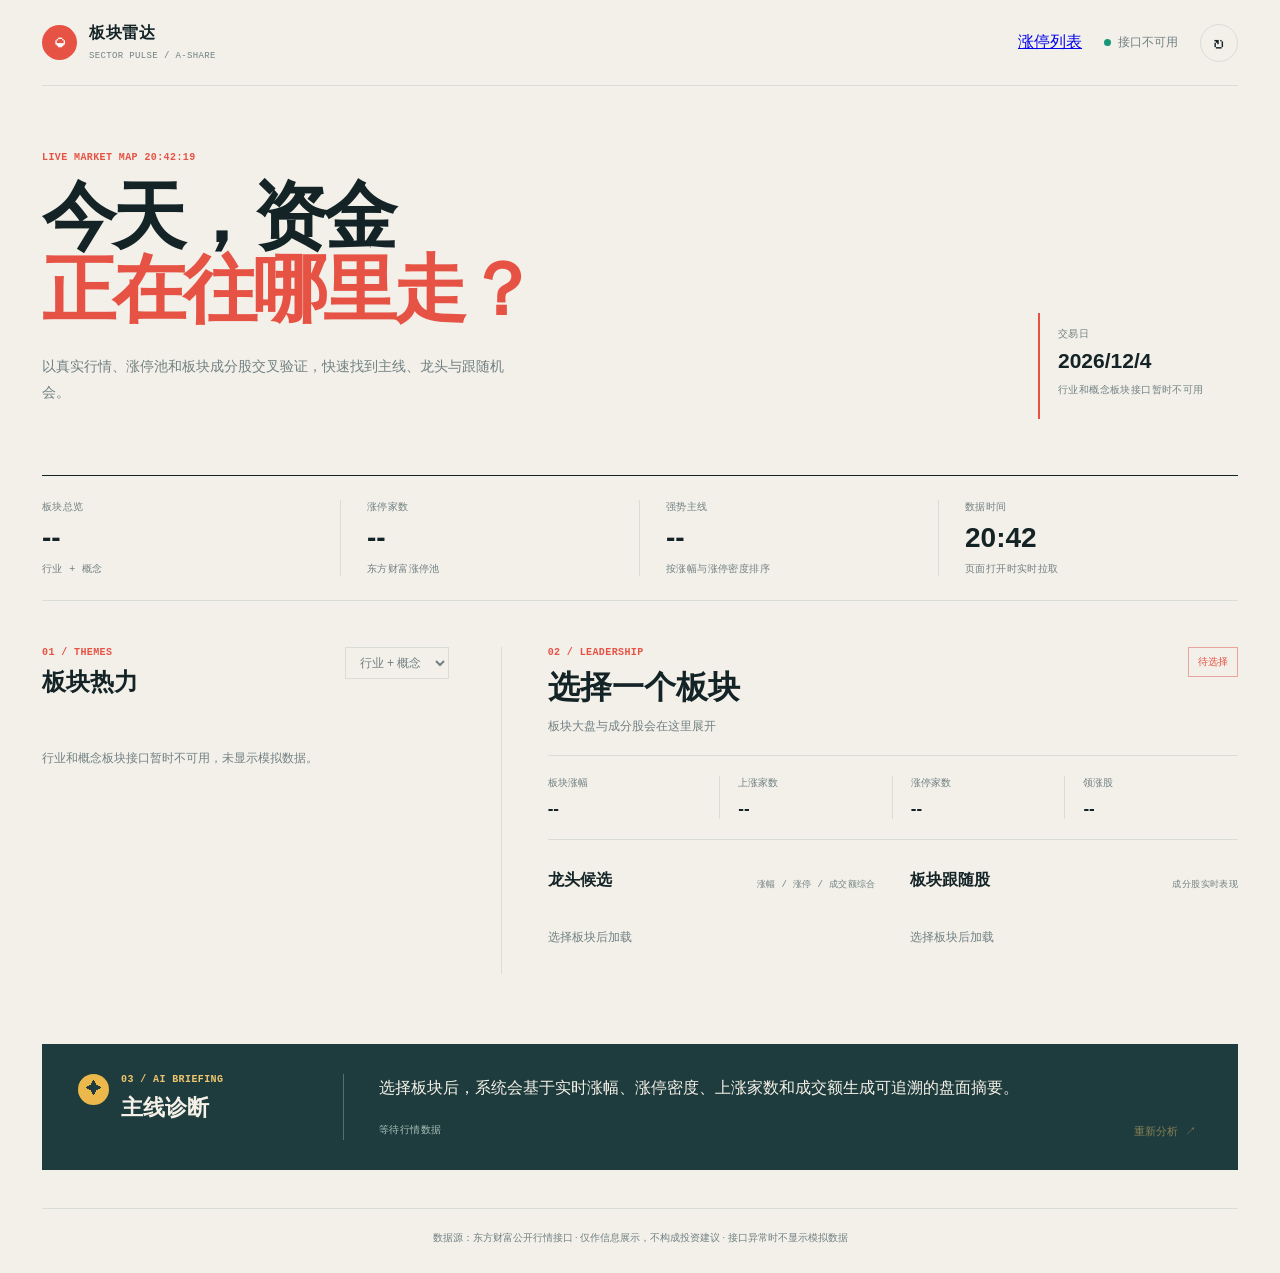
<file: sector_dashboard.html>
<!doctype html>
<html lang="zh-CN">
<head>
    <meta charset="UTF-8">
    <meta name="viewport" content="width=device-width, initial-scale=1.0">
    <meta name="description" content="A股板块龙头、涨停池和跟随股实时分析。">
    <meta http-equiv="Content-Security-Policy" content="default-src 'self'; script-src 'self'; style-src 'self'; connect-src 'self' https://push2.eastmoney.com https://push2ex.eastmoney.com https://push2delay.eastmoney.com; base-uri 'none'; object-src 'none'; frame-ancestors 'none';">
    <title>A股板块雷达</title>
    <link rel="stylesheet" href="sector_dashboard.css">
</head>
<body>
    <div class="app-shell">
        <header class="topbar">
            <div class="brand"><span class="brand-mark">◒</span><div><strong>板块雷达</strong><small>SECTOR PULSE / A-SHARE</small></div></div>
            <div class="top-actions"><a class="back-link" href="stock_dashboard.html">涨停列表</a><span class="market-state"><i></i><span id="marketState">连接行情中</span></span><button class="icon-button" id="refreshBtn" title="刷新数据" aria-label="刷新数据">↻</button></div>
        </header>
        <main>
            <section class="hero-row">
                <div><p class="eyebrow">LIVE MARKET MAP <span id="updateTime">--:--:--</span></p><h1>今天，资金<br><em>正在往哪里走？</em></h1><p class="hero-copy">以真实行情、涨停池和板块成分股交叉验证，快速找到主线、龙头与跟随机会。</p></div>
                <div class="session-card"><span>交易日</span><strong id="tradeDate">加载中</strong><span id="dataStatus">正在同步公开行情</span></div>
            </section>
            <section class="kpi-strip"><div><span>板块总览</span><strong id="sectorCount">--</strong><small>行业 + 概念</small></div><div><span>涨停家数</span><strong id="limitCount">--</strong><small>东方财富涨停池</small></div><div><span>强势主线</span><strong id="hotSector">--</strong><small>按涨幅与涨停密度排序</small></div><div><span>数据时间</span><strong id="dataClock">--:--</strong><small>页面打开时实时拉取</small></div></section>
            <section class="workspace">
                <aside class="sector-panel"><div class="section-heading"><div><span class="section-kicker">01 / THEMES</span><h2>板块热力</h2></div><select id="sectorType" aria-label="板块类型"><option value="all">行业 + 概念</option><option value="industry">行业板块</option><option value="concept">概念板块</option></select></div><div class="sector-list" id="sectorList"><div class="empty">正在读取板块行情...</div></div></aside>
                <section class="detail-panel"><div class="detail-heading"><div><span class="section-kicker">02 / LEADERSHIP</span><h2 id="detailTitle">选择一个板块</h2><p id="detailSubtitle">板块大盘与成分股会在这里展开</p></div><span class="verified" id="detailBadge">待选择</span></div><div class="sector-metrics" id="sectorMetrics"><div><span>板块涨幅</span><strong>--</strong></div><div><span>上涨家数</span><strong>--</strong></div><div><span>涨停家数</span><strong>--</strong></div><div><span>领涨股</span><strong>--</strong></div></div><div class="leader-grid"><div class="leader-block"><div class="block-title"><span>龙头候选</span><small>涨幅 / 涨停 / 成交额综合</small></div><div id="leaderList" class="stock-table"><div class="empty">选择板块后加载</div></div></div><div class="leader-block followers"><div class="block-title"><span>板块跟随股</span><small>成分股实时表现</small></div><div id="followerList" class="stock-table"><div class="empty">选择板块后加载</div></div></div></div></section>
            </section>
            <section class="ai-panel"><div class="ai-label"><span class="ai-orb">✦</span><div><span class="section-kicker">03 / AI BRIEFING</span><h2>主线诊断</h2></div></div><div class="ai-content"><p id="aiText">选择板块后，系统会基于实时涨幅、涨停密度、上涨家数和成交额生成可追溯的盘面摘要。</p><div class="ai-meta"><span id="aiSource">等待行情数据</span><button id="aiRefresh" disabled>重新分析 ↗</button></div></div></section>
        </main>
        <footer>数据源：东方财富公开行情接口 · 仅作信息展示，不构成投资建议 · 接口异常时不显示模拟数据</footer>
    </div>
    <script src="sector_dashboard.js?v=20260903-5"></script>
</body>
</html>
</file>
<file: sector_dashboard.css>
:root{--ink:#132326;--muted:#718083;--paper:#f3f0e9;--line:#d9ddd6;--red:#e65345;--green:#159778;--yellow:#ecb84b;--navy:#1e3c3d}*{box-sizing:border-box}body{margin:0;background:var(--paper);color:var(--ink);font-family:Manrope,'Microsoft YaHei',sans-serif}button{font:inherit}.app-shell{max-width:1440px;margin:auto;padding:0 42px}.topbar{height:86px;border-bottom:1px solid var(--line);display:flex;align-items:center;justify-content:space-between}.brand{display:flex;gap:12px;align-items:center}.brand-mark{display:grid;place-items:center;width:35px;height:35px;background:var(--red);color:#fff;font-size:22px;border-radius:50%}.brand strong{display:block;font-size:16px;letter-spacing:.04em}.brand small,.eyebrow,.section-kicker,.session-card span,.kpi-strip span,.kpi-strip small,.sector-name small,.block-title small,.ai-meta{font-family:'DM Mono',monospace;letter-spacing:.04em}.brand small{font-size:9px;color:var(--muted)}.top-actions{display:flex;align-items:center;gap:22px}.market-state{font-size:12px;color:var(--muted)}.market-state i{display:inline-block;width:7px;height:7px;background:var(--green);border-radius:50%;margin-right:7px}.icon-button{border:1px solid var(--line);background:transparent;width:38px;height:38px;border-radius:50%;font-size:23px;color:var(--ink);cursor:pointer}.hero-row{display:flex;justify-content:space-between;padding:66px 0 56px}.eyebrow,.section-kicker{color:var(--red);font-size:10px;font-weight:600;margin:0 0 18px}.hero-row h1{font-size:clamp(42px,5.8vw,82px);line-height:.98;letter-spacing:-.05em;margin:0;font-weight:800}.hero-row h1 em{font-style:normal;color:var(--red)}.hero-copy{max-width:480px;line-height:1.8;color:var(--muted);font-size:14px;margin-top:28px}.session-card{align-self:flex-end;border-left:2px solid var(--red);padding:14px 0 14px 18px;min-width:200px}.session-card span{display:block;font-size:10px;color:var(--muted);margin-bottom:8px}.session-card strong{display:block;font-size:21px;margin-bottom:10px}.kpi-strip{display:grid;grid-template-columns:repeat(4,1fr);border-top:1px solid var(--ink);border-bottom:1px solid var(--line);padding:24px 0;margin-bottom:46px}.kpi-strip div{padding:0 26px;border-right:1px solid var(--line)}.kpi-strip div:first-child{padding-left:0}.kpi-strip div:last-child{border:0}.kpi-strip span,.kpi-strip small{display:block;font-size:10px;color:var(--muted)}.kpi-strip strong{display:block;font-size:28px;margin:8px 0}.workspace{display:grid;grid-template-columns:34% 1fr;gap:52px}.section-heading,.detail-heading{display:flex;justify-content:space-between;align-items:start}.section-kicker{display:block;margin-bottom:8px}.section-heading h2,.detail-heading h2,.ai-panel h2{font-size:24px;margin:0}.section-heading select{border:1px solid var(--line);background:transparent;padding:7px 10px;color:var(--muted);font-size:12px}.sector-list{margin-top:24px;max-height:590px;overflow:auto}.sector-row{width:100%;display:grid;grid-template-columns:34px 1fr 65px 70px;gap:12px;align-items:center;text-align:left;padding:15px 10px;border:0;border-bottom:1px solid var(--line);background:transparent;cursor:pointer;color:inherit}.sector-row:hover,.sector-row.active{background:#e8e7df}.rank{font-family:'DM Mono';color:#9ca7a3;font-size:11px}.sector-name{font-size:13px;font-weight:700}.sector-name small{font-size:9px;font-weight:400;color:var(--muted);display:block;margin-top:4px}.up{color:var(--red)!important}.down{color:var(--green)!important}.sector-row strong{font-size:13px;text-align:right}.bar{height:4px;background:#dddeda}.bar i{display:block;height:100%;background:var(--red)}.detail-panel{border-left:1px solid var(--line);padding-left:46px}.detail-heading{border-bottom:1px solid var(--line);padding-bottom:20px}.detail-heading h2{font-size:32px}.detail-heading p{color:var(--muted);font-size:12px;margin:8px 0 0}.verified{font-family:'DM Mono';font-size:10px;color:var(--red);border:1px solid #e9a49d;padding:7px 9px}.sector-metrics{display:grid;grid-template-columns:repeat(4,1fr);border-bottom:1px solid var(--line);padding:20px 0}.sector-metrics div{border-right:1px solid var(--line);padding-left:18px}.sector-metrics div:first-child{padding-left:0}.sector-metrics div:last-child{border:0}.sector-metrics span{display:block;font-size:10px;color:var(--muted);margin-bottom:9px}.sector-metrics strong{font-size:17px}.leader-grid{display:grid;grid-template-columns:1fr 1fr;gap:34px;margin-top:30px}.block-title{display:flex;justify-content:space-between;align-items:end;margin-bottom:10px}.block-title span{font-weight:800}.block-title small{font-size:9px;color:var(--muted)}.stock-row{display:grid;grid-template-columns:1fr 70px 80px 18px;align-items:center;gap:8px;text-decoration:none;color:inherit;border-bottom:1px solid var(--line);padding:14px 0;font-size:12px}.stock-name b,.stock-name small{display:block}.stock-name small{font:10px 'DM Mono';color:var(--muted);margin-top:3px}.stock-row strong{text-align:right}.stock-row>span:nth-child(3){text-align:right;color:var(--muted);font-size:11px}.stock-arrow{color:var(--muted)}mark{background:#f8ddd9;color:var(--red);padding:4px 5px;font-size:10px}.empty{padding:28px 0;color:var(--muted);font-size:12px}.ai-panel{display:grid;grid-template-columns:230px 1fr;gap:35px;background:var(--navy);color:#f6f1e8;margin:70px 0 38px;padding:30px 36px}.ai-label{display:flex;gap:12px;align-items:start}.ai-label .section-kicker{color:#edc56e}.ai-panel h2{font-size:22px}.ai-orb{display:grid;place-items:center;width:31px;height:31px;background:var(--yellow);color:var(--navy);border-radius:50%}.ai-content{border-left:1px solid #52706e;padding-left:35px}.ai-content p{font-size:16px;line-height:1.8;margin:0;max-width:850px}.ai-meta{display:flex;justify-content:space-between;margin-top:20px;color:#a9bfba;font-size:10px}.ai-meta button{border:0;background:transparent;color:#edc56e;cursor:pointer;font-size:11px}.ai-meta button:disabled{opacity:.5;cursor:wait}footer{text-align:center;border-top:1px solid var(--line);padding:22px 0 28px;color:var(--muted);font:10px 'DM Mono'}
@media(max-width:900px){.app-shell{padding:0 20px}.hero-row{padding:48px 0 38px}.workspace{grid-template-columns:1fr;gap:38px}.detail-panel{border-left:0;border-top:1px solid var(--line);padding:35px 0 0}.kpi-strip{grid-template-columns:repeat(2,1fr);gap:22px}.kpi-strip div{border:0;padding:0}.leader-grid{grid-template-columns:1fr}.ai-panel{grid-template-columns:1fr;gap:20px;margin-top:45px}.ai-content{border-left:0;border-top:1px solid #52706e;padding:20px 0 0}}@media(max-width:560px){.topbar{height:70px}.market-state{display:none}.hero-row{display:block}.session-card{margin-top:35px}.hero-row h1{font-size:45px}.kpi-strip strong{font-size:22px}.sector-row{grid-template-columns:27px 1fr 58px 45px}.detail-heading h2{font-size:26px}.sector-metrics{grid-template-columns:repeat(2,1fr);gap:18px}.sector-metrics div{border:0;padding:0}.ai-panel{padding:24px 20px;margin-left:-20px;margin-right:-20px}.ai-content p{font-size:14px}}
</file>
